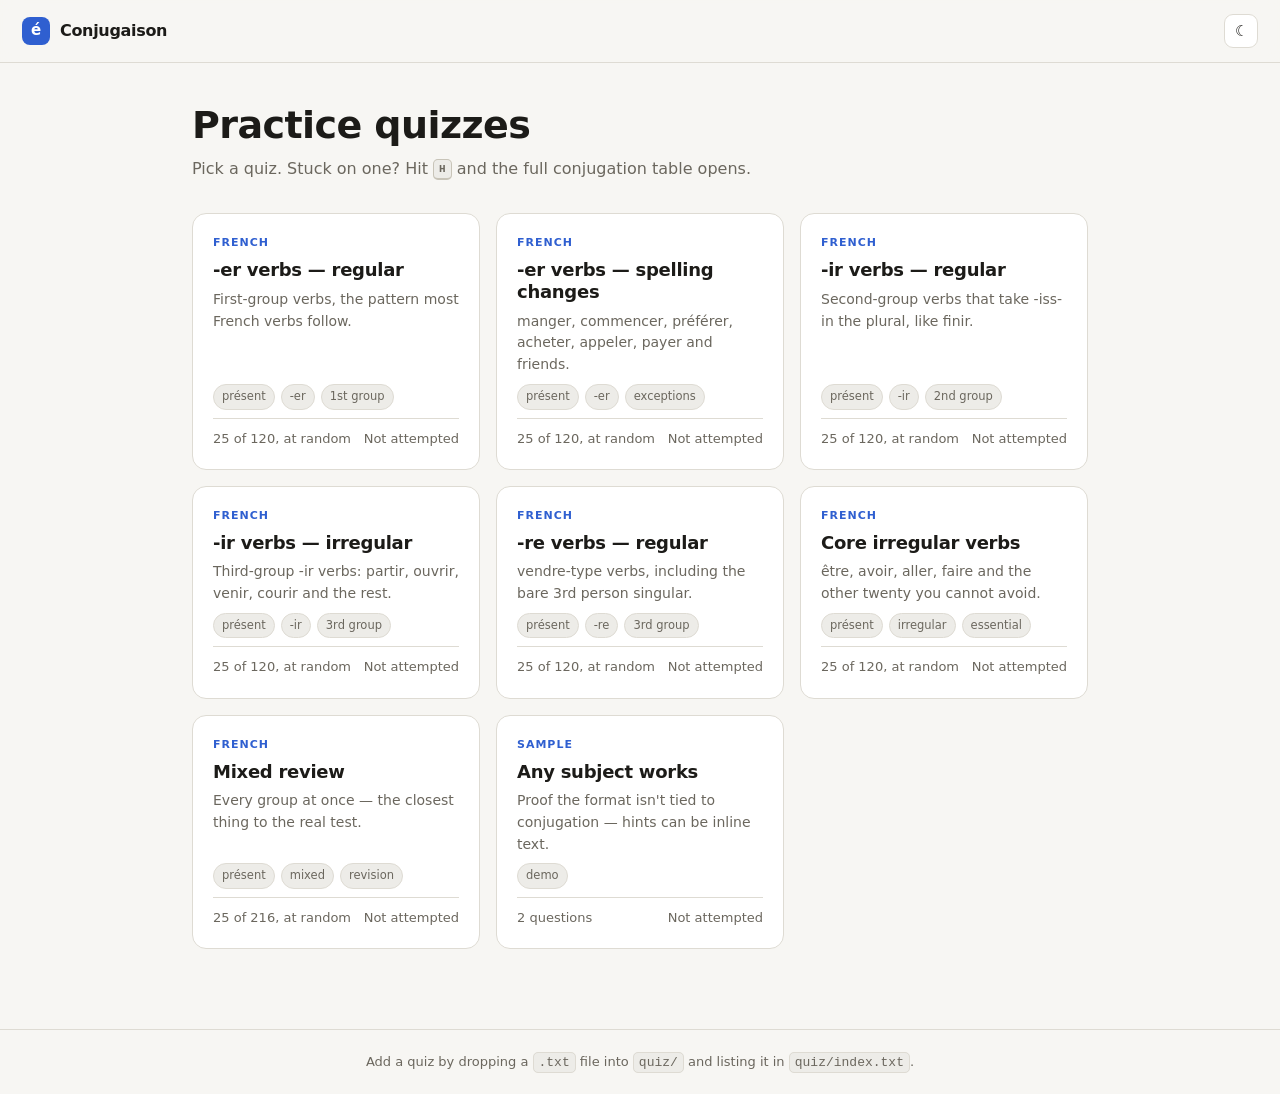
<file: index.html>
<!doctype html>
<html lang="en">
<head>
<meta charset="utf-8">
<meta name="viewport" content="width=device-width, initial-scale=1">
<title>Conjugaison — practice quizzes</title>
<link rel="stylesheet" href="css/styles.css">
<link rel="icon" href="data:image/svg+xml,<svg xmlns='http://www.w3.org/2000/svg' viewBox='0 0 16 16'><text y='13' font-size='14'>🇫🇷</text></svg>">
</head>
<body>
<header class="topbar">
  <a class="brand" href="index.html">
    <span class="brand-mark">é</span>
    <span>Conjugaison</span>
  </a>
  <button class="icon-button" data-theme-toggle type="button" aria-label="Toggle theme">☾</button>
</header>

<main class="page">
  <section class="hero">
    <h1>Practice quizzes</h1>
    <p class="lede">Pick a quiz. Stuck on one? Hit <kbd>H</kbd> and the full conjugation table opens.</p>
  </section>

  <div id="quiz-list" class="card-grid" aria-busy="true">
    <p class="muted">Loading quizzes…</p>
  </div>
</main>

<footer class="footer">
  <p>Add a quiz by dropping a <code>.txt</code> file into <code>quiz/</code> and listing it in <code>quiz/index.txt</code>.</p>
</footer>

<script type="module" src="js/home.js"></script>
</body>
</html>
</file>
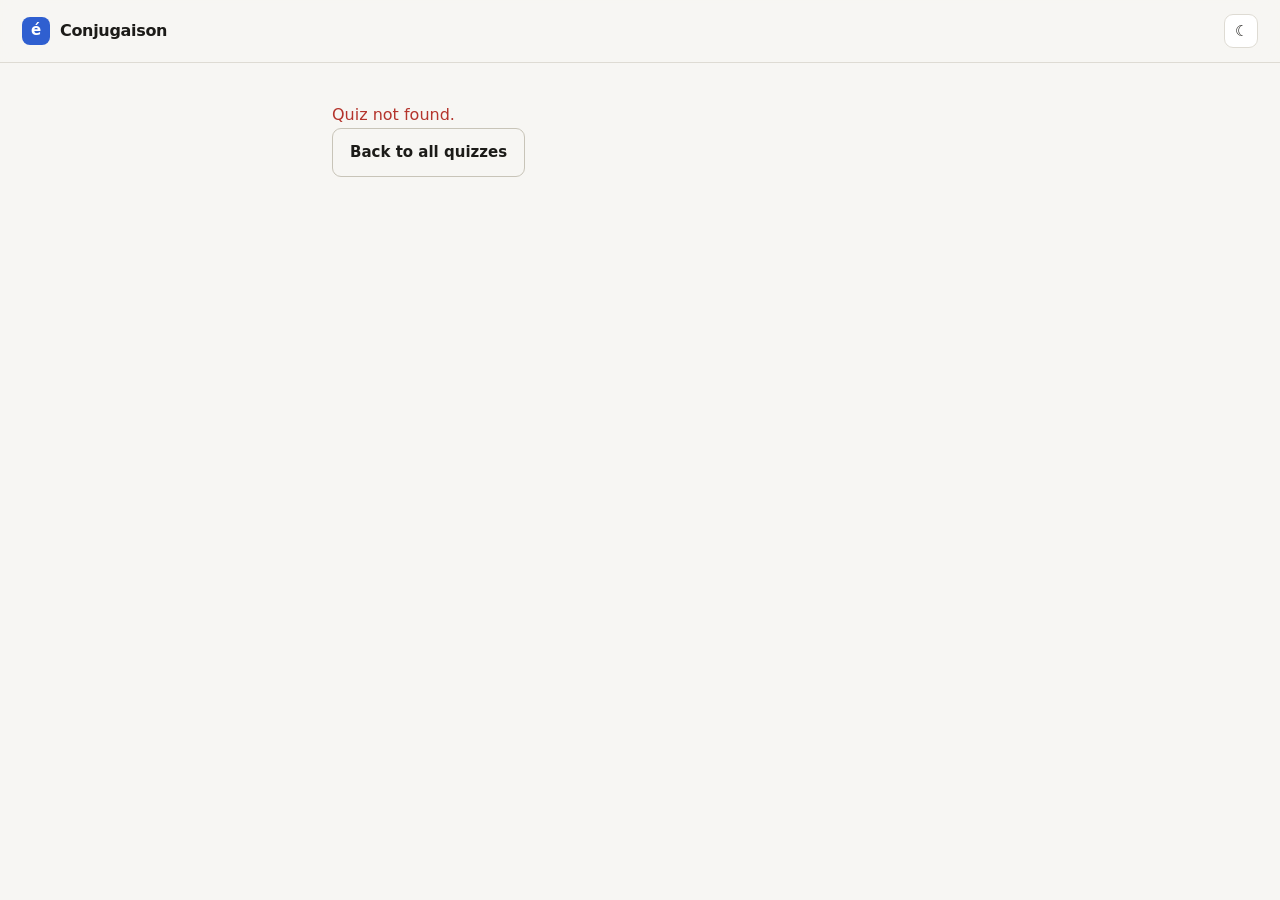
<file: quiz.html>
<!doctype html>
<html lang="en">
<head>
<meta charset="utf-8">
<meta name="viewport" content="width=device-width, initial-scale=1">
<title>Quiz — Conjugaison</title>
<link rel="stylesheet" href="css/styles.css">
<link rel="icon" href="data:image/svg+xml,<svg xmlns='http://www.w3.org/2000/svg' viewBox='0 0 16 16'><text y='13' font-size='14'>🇫🇷</text></svg>">
</head>
<body>
<header class="topbar">
  <a class="brand" href="index.html">
    <span class="brand-mark">é</span>
    <span>Conjugaison</span>
  </a>
  <button class="icon-button" data-theme-toggle type="button" aria-label="Toggle theme">☾</button>
</header>

<main class="page page-narrow">
  <div id="quiz-root" aria-busy="true">
    <p class="muted">Loading quiz…</p>
  </div>
</main>

<div class="sheet" id="hint-sheet" hidden>
  <div class="sheet-backdrop" data-close-hint></div>
  <aside class="sheet-panel" role="dialog" aria-modal="true" aria-labelledby="hint-title">
    <div class="sheet-head">
      <h2 id="hint-title">Hint</h2>
      <button class="icon-button" type="button" data-close-hint aria-label="Close hint">✕</button>
    </div>
    <div class="sheet-body" id="hint-body"></div>
  </aside>
</div>

<script type="module" src="js/quiz.js"></script>
</body>
</html>
</file>
<file: css/styles.css>
/* ---------------------------------------------------------------
   Design tokens. Light is the base; dark overrides only colours.
   --------------------------------------------------------------- */

:root {
  --bg:            #f7f6f3;
  --bg-elevated:   #ffffff;
  --bg-sunken:     #edece8;
  --border:        #dedbd3;
  --border-strong: #c8c4b8;
  --text:          #1c1b18;
  --text-muted:    #6b675e;
  --accent:        #2f5fd0;
  --accent-soft:   #e5ecfb;
  --accent-text:   #ffffff;
  --good:          #1f7a4d;
  --good-soft:     #e3f4ec;
  --bad:           #b4342c;
  --bad-soft:      #fbe9e7;
  --shadow:        0 1px 2px rgba(28, 27, 24, .06), 0 8px 24px rgba(28, 27, 24, .06);
  --radius:        14px;
  --radius-sm:     9px;

  color-scheme: light;
}

@media (prefers-color-scheme: dark) {
  :root:not([data-theme='light']) {
    --bg:            #15161a;
    --bg-elevated:   #1e2026;
    --bg-sunken:     #101115;
    --border:        #2e3138;
    --border-strong: #434750;
    --text:          #e9e8e4;
    --text-muted:    #9a9caa;
    --accent:        #7aa2ff;
    --accent-soft:   #222a3d;
    --accent-text:   #0f1220;
    --good:          #5bcf95;
    --good-soft:     #162a22;
    --bad:           #ff8a80;
    --bad-soft:      #2c1b1a;
    --shadow:        0 1px 2px rgba(0, 0, 0, .4), 0 10px 30px rgba(0, 0, 0, .35);

    color-scheme: dark;
  }
}

:root[data-theme='dark'] {
  --bg:            #15161a;
  --bg-elevated:   #1e2026;
  --bg-sunken:     #101115;
  --border:        #2e3138;
  --border-strong: #434750;
  --text:          #e9e8e4;
  --text-muted:    #9a9caa;
  --accent:        #7aa2ff;
  --accent-soft:   #222a3d;
  --accent-text:   #0f1220;
  --good:          #5bcf95;
  --good-soft:     #162a22;
  --bad:           #ff8a80;
  --bad-soft:      #2c1b1a;
  --shadow:        0 1px 2px rgba(0, 0, 0, .4), 0 10px 30px rgba(0, 0, 0, .35);

  color-scheme: dark;
}

/* ---------------------------------------------------------------
   Base
   --------------------------------------------------------------- */

*, *::before, *::after { box-sizing: border-box; }

body {
  margin: 0;
  background: var(--bg);
  color: var(--text);
  font: 16px/1.55 ui-sans-serif, -apple-system, 'Segoe UI', Inter, Roboto, system-ui, sans-serif;
  -webkit-font-smoothing: antialiased;
}

body.sheet-open { overflow: hidden; }

h1, h2, h3, h4 { line-height: 1.2; margin: 0; letter-spacing: -.015em; }
p { margin: 0; }
a { color: inherit; }

kbd {
  font: 600 11px/1 ui-monospace, SFMono-Regular, Menlo, monospace;
  padding: 3px 5px;
  border: 1px solid var(--border-strong);
  border-bottom-width: 2px;
  border-radius: 5px;
  background: var(--bg-sunken);
  color: var(--text-muted);
  vertical-align: middle;
}

code {
  font: 13px/1 ui-monospace, SFMono-Regular, Menlo, monospace;
  background: var(--bg-sunken);
  border: 1px solid var(--border);
  border-radius: 5px;
  padding: 2px 5px;
}

.muted { color: var(--text-muted); }
.error { color: var(--bad); }

/* ---------------------------------------------------------------
   Chrome
   --------------------------------------------------------------- */

.topbar {
  position: sticky;
  top: 0;
  z-index: 20;
  display: flex;
  align-items: center;
  justify-content: space-between;
  gap: 16px;
  padding: 14px 22px;
  background: color-mix(in srgb, var(--bg) 85%, transparent);
  backdrop-filter: blur(10px);
  border-bottom: 1px solid var(--border);
}

.brand {
  display: inline-flex;
  align-items: center;
  gap: 10px;
  font-weight: 620;
  letter-spacing: -.02em;
  text-decoration: none;
}

.brand-mark {
  display: grid;
  place-items: center;
  width: 28px;
  height: 28px;
  border-radius: 8px;
  background: var(--accent);
  color: var(--accent-text);
  font-weight: 700;
  font-size: 15px;
}

.icon-button {
  width: 34px;
  height: 34px;
  display: grid;
  place-items: center;
  font-size: 15px;
  border-radius: 9px;
  border: 1px solid var(--border);
  background: var(--bg-elevated);
  color: var(--text);
  cursor: pointer;
  transition: border-color .15s, transform .15s;
}
.icon-button:hover { border-color: var(--border-strong); }
.icon-button:active { transform: scale(.94); }

.page {
  max-width: 940px;
  margin: 0 auto;
  padding: 40px 22px 80px;
}
.page-narrow { max-width: 660px; }

.footer {
  border-top: 1px solid var(--border);
  padding: 22px;
  text-align: center;
  color: var(--text-muted);
  font-size: 13px;
}

/* ---------------------------------------------------------------
   Home
   --------------------------------------------------------------- */

.hero { margin-bottom: 32px; }
.hero h1 { font-size: clamp(28px, 5vw, 38px); }
.lede { margin-top: 8px; color: var(--text-muted); }

.card-grid {
  display: grid;
  grid-template-columns: repeat(auto-fill, minmax(270px, 1fr));
  gap: 16px;
}

.card {
  display: flex;
  flex-direction: column;
  gap: 8px;
  padding: 20px;
  border: 1px solid var(--border);
  border-radius: var(--radius);
  background: var(--bg-elevated);
  text-decoration: none;
  transition: transform .16s ease, border-color .16s, box-shadow .16s;
}
.card:hover {
  transform: translateY(-2px);
  border-color: var(--border-strong);
  box-shadow: var(--shadow);
}

.card-subject {
  font-size: 11px;
  font-weight: 650;
  letter-spacing: .09em;
  text-transform: uppercase;
  color: var(--accent);
}
.card-title { font-size: 18px; }
.card-desc { color: var(--text-muted); font-size: 14px; flex: 1; }

.card-tags { display: flex; flex-wrap: wrap; gap: 6px; }
.tag {
  font-size: 11.5px;
  padding: 3px 8px;
  border-radius: 999px;
  background: var(--bg-sunken);
  border: 1px solid var(--border);
  color: var(--text-muted);
}

.card-foot {
  display: flex;
  justify-content: space-between;
  align-items: center;
  font-size: 13px;
  padding-top: 10px;
  border-top: 1px solid var(--border);
}
.score { font-weight: 600; color: var(--good); }
.score.muted { font-weight: 400; color: var(--text-muted); }

/* ---------------------------------------------------------------
   Quiz
   --------------------------------------------------------------- */

.quiz-head {
  display: flex;
  justify-content: space-between;
  align-items: flex-start;
  gap: 16px;
  margin-bottom: 14px;
}

.eyebrow { font-size: 13px; color: var(--text-muted); }
.counter { font-size: 19px; font-weight: 620; letter-spacing: -.02em; }

.switch {
  display: inline-flex;
  align-items: center;
  gap: 7px;
  font-size: 13px;
  color: var(--text-muted);
  cursor: pointer;
  user-select: none;
  white-space: nowrap;
}
.switch input { accent-color: var(--accent); width: 15px; height: 15px; }

.progress {
  height: 5px;
  border-radius: 999px;
  background: var(--bg-sunken);
  border: 1px solid var(--border);
  overflow: hidden;
  margin-bottom: 22px;
}
.progress-bar {
  height: 100%;
  background: var(--accent);
  transition: width .3s ease;
}

.question-card {
  padding: 26px;
  border: 1px solid var(--border);
  border-radius: var(--radius);
  background: var(--bg-elevated);
  box-shadow: var(--shadow);
}

.prompt {
  font-size: 21px;
  line-height: 1.45;
  margin-bottom: 20px;
  letter-spacing: -.01em;
}

.choices { display: grid; gap: 9px; }

.choice {
  display: flex;
  align-items: center;
  gap: 11px;
  width: 100%;
  padding: 13px 15px;
  font-size: 16px;
  text-align: left;
  color: var(--text);
  background: var(--bg);
  border: 1px solid var(--border);
  border-radius: var(--radius-sm);
  cursor: pointer;
  transition: border-color .14s, background .14s, transform .14s;
  font-family: inherit;
}
.choice:hover:not(:disabled) { border-color: var(--accent); background: var(--accent-soft); }
.choice:active:not(:disabled) { transform: scale(.99); }
.choice:disabled { cursor: default; opacity: .75; }

.choice-key {
  display: grid;
  place-items: center;
  flex: none;
  width: 22px;
  height: 22px;
  border-radius: 6px;
  background: var(--bg-sunken);
  border: 1px solid var(--border);
  font-size: 12px;
  color: var(--text-muted);
}

.choice.is-answer {
  border-color: var(--good);
  background: var(--good-soft);
  opacity: 1;
}
.choice.is-wrong {
  border-color: var(--bad);
  background: var(--bad-soft);
  opacity: 1;
}

.answer-form { display: flex; gap: 9px; }

.answer-input {
  flex: 1;
  min-width: 0;
  padding: 13px 15px;
  font: inherit;
  font-size: 17px;
  color: var(--text);
  background: var(--bg);
  border: 1px solid var(--border);
  border-radius: var(--radius-sm);
}
.answer-input:focus {
  outline: none;
  border-color: var(--accent);
  box-shadow: 0 0 0 3px var(--accent-soft);
}

.button {
  display: inline-flex;
  align-items: center;
  gap: 7px;
  padding: 12px 17px;
  font: inherit;
  font-weight: 560;
  font-size: 15px;
  color: var(--accent-text);
  background: var(--accent);
  border: 1px solid transparent;
  border-radius: var(--radius-sm);
  cursor: pointer;
  text-decoration: none;
  transition: filter .14s, transform .14s;
}
.button:hover:not(:disabled) { filter: brightness(1.08); }
.button:active:not(:disabled) { transform: scale(.98); }
.button:disabled { opacity: .5; cursor: default; }
.button kbd { border-color: color-mix(in srgb, var(--accent-text) 40%, transparent); color: inherit; background: transparent; }

.button.ghost {
  color: var(--text);
  background: transparent;
  border-color: var(--border-strong);
}
.button.ghost:hover { background: var(--bg-sunken); }
.button.ghost kbd { border-color: var(--border-strong); color: var(--text-muted); }

.question-foot {
  display: flex;
  align-items: center;
  gap: 12px;
  margin-top: 18px;
}

.hint-flag {
  font-size: 11.5px;
  padding: 3px 9px;
  border-radius: 999px;
  background: var(--bg-sunken);
  border: 1px solid var(--border);
  color: var(--text-muted);
}

.feedback {
  margin-top: 20px;
  padding: 16px;
  border-radius: var(--radius-sm);
  border: 1px solid var(--border);
}
.feedback.is-correct { background: var(--good-soft); border-color: color-mix(in srgb, var(--good) 40%, transparent); }
.feedback.is-wrong { background: var(--bad-soft); border-color: color-mix(in srgb, var(--bad) 40%, transparent); }

.verdict { font-weight: 620; font-size: 16px; }
.feedback.is-correct .verdict { color: var(--good); }
.feedback.is-wrong .verdict { color: var(--bad); }
.why { margin-top: 6px; font-size: 14px; color: var(--text-muted); }
.feedback .button { margin-top: 14px; }

/* ---------------------------------------------------------------
   Results
   --------------------------------------------------------------- */

.results {
  padding: 28px;
  border: 1px solid var(--border);
  border-radius: var(--radius);
  background: var(--bg-elevated);
  box-shadow: var(--shadow);
}
.score-big {
  font-size: 54px;
  font-weight: 680;
  letter-spacing: -.04em;
  line-height: 1.1;
  margin: 6px 0 2px;
}
.score-big span { font-size: 26px; color: var(--text-muted); font-weight: 500; }

.results-actions { display: flex; flex-wrap: wrap; gap: 10px; margin: 22px 0 6px; }

.review-head {
  font-size: 13px;
  text-transform: uppercase;
  letter-spacing: .09em;
  color: var(--text-muted);
  margin-top: 26px;
  padding-top: 18px;
  border-top: 1px solid var(--border);
}

.review { list-style: none; margin: 12px 0 0; padding: 0; display: grid; gap: 10px; }
.review li {
  padding: 12px 14px;
  border-radius: var(--radius-sm);
  border: 1px solid var(--border);
  border-left-width: 3px;
  background: var(--bg);
}
.review li.ok { border-left-color: var(--good); }
.review li.bad { border-left-color: var(--bad); }
.review-prompt { font-size: 14.5px; }
.review-answer { font-size: 13px; color: var(--text-muted); margin-top: 4px; }

/* ---------------------------------------------------------------
   Hint sheet
   --------------------------------------------------------------- */

.sheet { position: fixed; inset: 0; z-index: 50; }
.sheet[hidden] { display: none !important; }

.sheet-backdrop {
  position: absolute;
  inset: 0;
  background: rgba(10, 10, 12, .45);
  animation: fade .18s ease;
}

.sheet-panel {
  position: absolute;
  top: 0;
  right: 0;
  height: 100%;
  width: min(520px, 100%);
  display: flex;
  flex-direction: column;
  background: var(--bg-elevated);
  border-left: 1px solid var(--border);
  animation: slide .22s cubic-bezier(.2, .8, .3, 1);
}

@keyframes fade { from { opacity: 0; } }
@keyframes slide { from { transform: translateX(100%); } }

.sheet-head {
  display: flex;
  align-items: center;
  justify-content: space-between;
  gap: 12px;
  padding: 16px 20px;
  border-bottom: 1px solid var(--border);
}
.sheet-head h2 { font-size: 20px; font-style: italic; }

.sheet-body { padding: 20px; overflow-y: auto; flex: 1; }

.verb-head { display: flex; align-items: baseline; gap: 10px; flex-wrap: wrap; }
.verb-head h4 { font-size: 22px; font-style: italic; }
.verb-meta { display: flex; flex-wrap: wrap; gap: 4px 10px; font-size: 13px; color: var(--text-muted); }

.participles { display: flex; flex-wrap: wrap; gap: 6px 16px; margin-top: 10px; font-size: 13.5px; }
.participles em { color: var(--text-muted); font-style: normal; margin-right: 5px; }
.note { margin-top: 10px; font-size: 13px; color: var(--text-muted); }

.tense-grid {
  display: grid;
  grid-template-columns: repeat(auto-fit, minmax(210px, 1fr));
  gap: 14px;
  margin-top: 18px;
}

.tense {
  border: 1px solid var(--border);
  border-radius: var(--radius-sm);
  padding: 12px 14px;
  background: var(--bg);
}
.tense.tense-hit {
  border-color: var(--accent);
  background: var(--accent-soft);
}
.tense h3 {
  font-size: 12px;
  text-transform: uppercase;
  letter-spacing: .08em;
  color: var(--text-muted);
  display: flex;
  align-items: center;
  gap: 8px;
  margin-bottom: 8px;
}
.tense-hit h3 { color: var(--accent); }

.pill {
  font-size: 9.5px;
  letter-spacing: .06em;
  padding: 2px 6px;
  border-radius: 999px;
  background: var(--accent);
  color: var(--accent-text);
}

.tense table { width: 100%; border-collapse: collapse; font-size: 14px; }
.tense th {
  text-align: left;
  font-weight: 400;
  color: var(--text-muted);
  padding: 3px 8px 3px 0;
  white-space: nowrap;
}
.tense td { padding: 3px 0; font-weight: 560; }
.tense tr.row-hit th, .tense tr.row-hit td { color: var(--accent); font-weight: 680; }

.hint-text { font-size: 15px; line-height: 1.6; }

@media (max-width: 560px) {
  .page { padding: 26px 16px 60px; }
  .question-card, .results { padding: 20px 18px; }
  .prompt { font-size: 19px; }
  .quiz-head { flex-direction: column; gap: 10px; }
}
</file>
